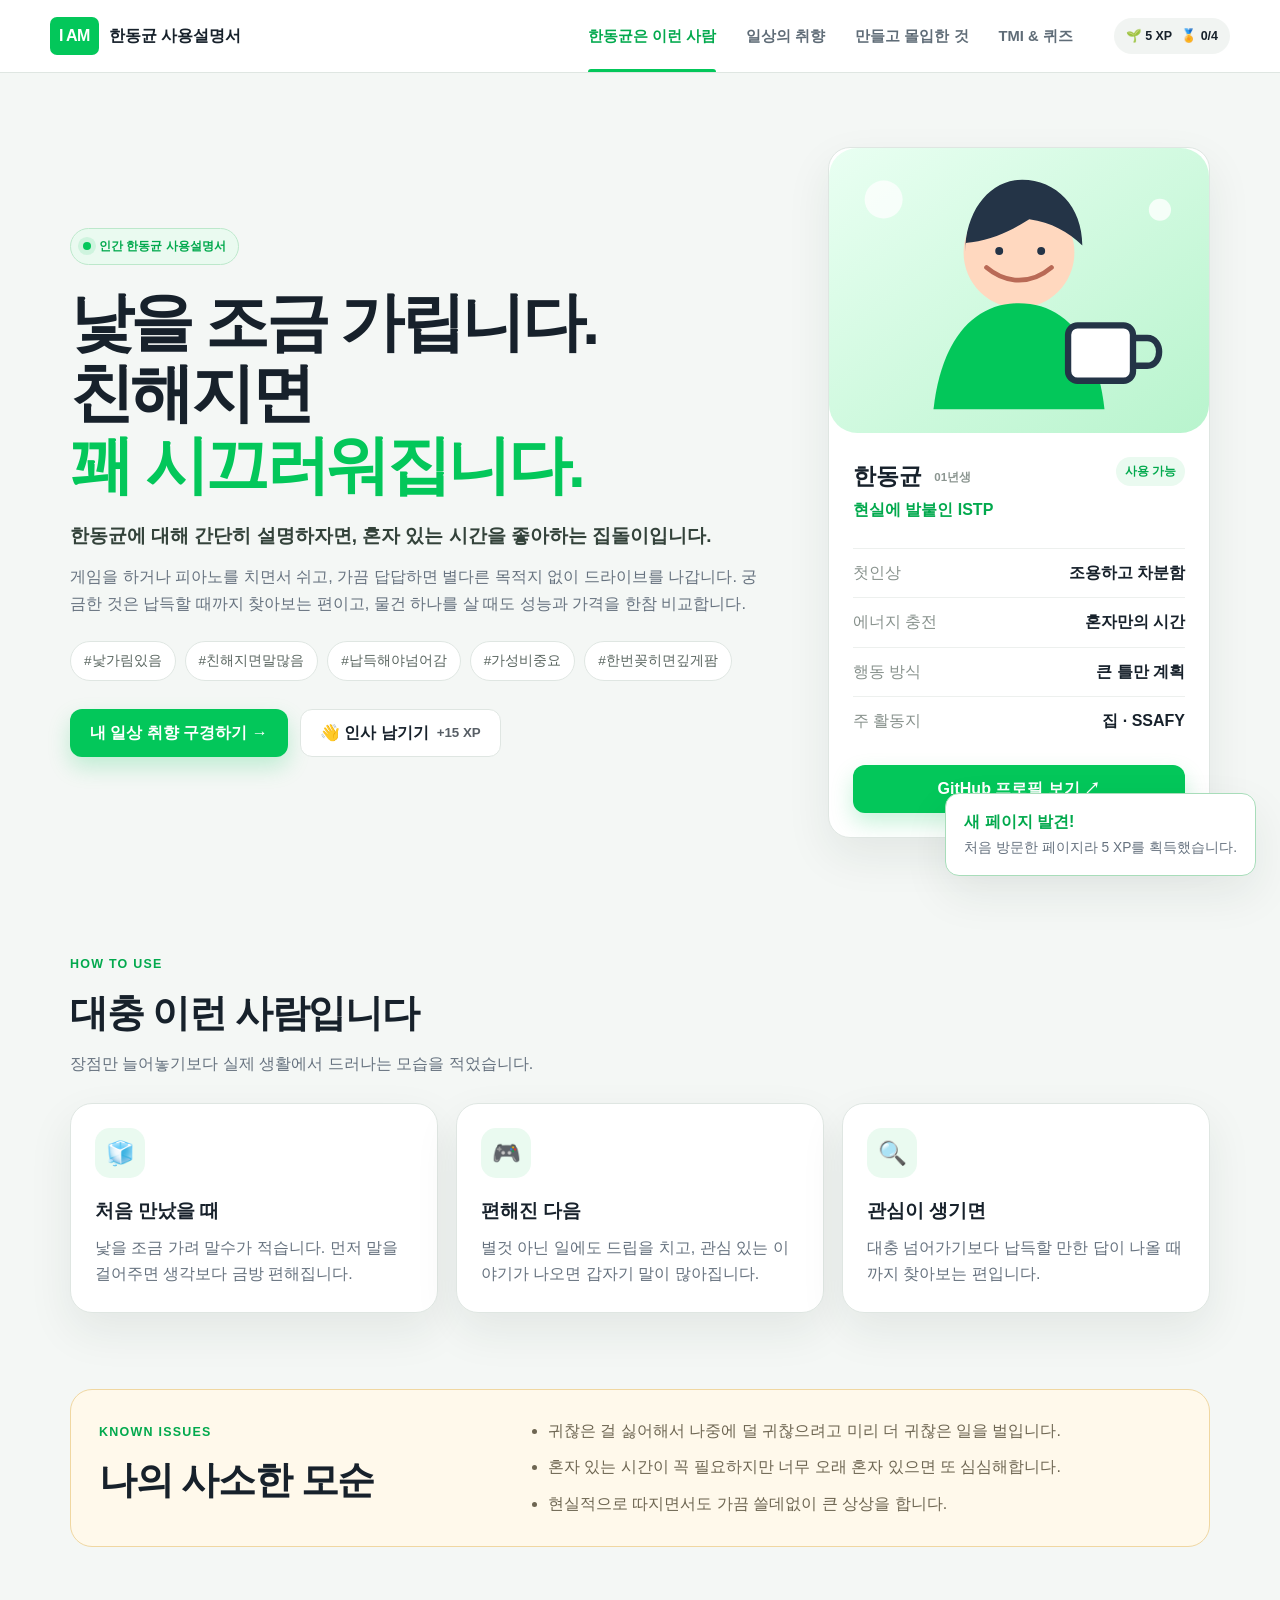
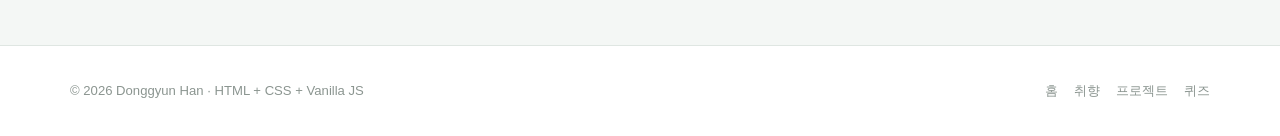
<file: index.html>
<!DOCTYPE html>
<html lang="ko">
<head>
  <meta charset="UTF-8">
  <meta name="viewport" content="width=device-width, initial-scale=1.0">
  <meta name="description" content="한동균의 성격, 취향, 프로젝트와 TMI를 소개하는 MPA 웹사이트">
  <link rel="stylesheet" href="assets/css/style.css">
  <title>I AM | 한동균은 이런 사람?</title>
</head>
<body data-page="home">

<header class="site-header">
  <div class="header-inner">
    <a class="brand" href="index.html" aria-label="한동균 사용설명서 홈">
      <span class="brand-mark">I AM</span>
      <span class="brand-text">한동균 사용설명서</span>
    </a>

    <nav class="desktop-nav" aria-label="주요 메뉴">
      <a class="nav-link" data-page="home" href="index.html">한동균은 이런 사람</a>
      <a class="nav-link" data-page="lifestyle" href="lifestyle.html">일상의 취향</a>
      <a class="nav-link" data-page="projects" href="projects.html">만들고 몰입한 것</a>
      <a class="nav-link" data-page="tmi" href="tmi.html">TMI &amp; 퀴즈</a>
    </nav>

    <div class="header-status" aria-label="게이미피케이션 현황">
      <span>🌱 <strong id="header-xp">0 XP</strong></span>
      <span>🏅 <strong id="header-badges">0/4</strong></span>
    </div>

    <button class="menu-button" id="menu-button" type="button" aria-label="모바일 메뉴 열기" aria-controls="mobile-nav" aria-expanded="false">
      <span></span><span></span><span></span>
    </button>
  </div>

  <nav class="mobile-nav" id="mobile-nav" aria-label="모바일 메뉴">
    <a class="mobile-nav-link" data-page="home" href="index.html">🙂 한동균은 이런 사람</a>
    <a class="mobile-nav-link" data-page="lifestyle" href="lifestyle.html">🎹 일상의 취향</a>
    <a class="mobile-nav-link" data-page="projects" href="projects.html">🛠️ 만들고 몰입한 것</a>
    <a class="mobile-nav-link" data-page="tmi" href="tmi.html">🧩 TMI &amp; 퀴즈</a>
  </nav>
</header>

<main>
  <section class="hero section-shell">
    <div class="hero-copy">
      <span class="eyebrow">인간 한동균 사용설명서</span>
      <h1>낯을 조금 가립니다.<br>친해지면 <br><em>꽤 시끄러워집니다.</em></h1>
      <p class="hero-lead">한동균에 대해 간단히 설명하자면, 혼자 있는 시간을 좋아하는 집돌이입니다.</p>
      <p class="hero-description">게임을 하거나 피아노를 치면서 쉬고, 가끔 답답하면 별다른 목적지 없이 드라이브를 나갑니다. 궁금한 것은 납득할 때까지 찾아보는 편이고, 물건 하나를 살 때도 성능과 가격을 한참 비교합니다.</p>
      <div class="tag-list" aria-label="성격 키워드">
        <span>#낯가림있음</span><span>#친해지면말많음</span><span>#납득해야넘어감</span><span>#가성비중요</span><span>#한번꽂히면깊게팜</span>
      </div>
      <div class="button-row">
        <a class="button button-primary" href="lifestyle.html">내 일상 취향 구경하기 →</a>
        <button class="button button-secondary" id="greeting-button" type="button">👋 인사 남기기 <small>+15 XP</small></button>
      </div>
    </div>

    <aside class="profile-card card">
      <img class="profile-image" src="assets/images/profile.svg" alt="커피를 들고 있는 한동균 캐릭터 일러스트">
      <div class="profile-content">
        <div class="profile-heading">
          <div>
            <h2>
              한동균
              <small style="margin-left: 6px; color: #8b9590; font-size: 0.72rem; font-weight: 700; vertical-align: middle;">01년생</small>
            </h2>
            <p>현실에 발붙인 ISTP</p>
          </div>
          <span class="status-chip">사용 가능</span>
        </div>
        <dl class="profile-list">
          <div><dt>첫인상</dt><dd>조용하고 차분함</dd></div>
          <div><dt>에너지 충전</dt><dd>혼자만의 시간</dd></div>
          <div><dt>행동 방식</dt><dd>큰 틀만 계획</dd></div>
          <div><dt>주 활동지</dt><dd>집 · SSAFY</dd></div>
        </dl>
        <a
          class="button button-primary"
          href="https://github.com/hdg5639"
          target="_blank"
          rel="noopener noreferrer"
          aria-label="한동균 GitHub 프로필 새 탭에서 열기"
          style="width: 100%; margin-top: 20px;"
        >
          GitHub 프로필 보기 ↗
        </a>
      </div>
    </aside>
  </section>

  <section class="section-shell compact-section">
    <div class="section-heading left-heading">
      <span class="section-kicker">HOW TO USE</span>
      <h2>대충 이런 사람입니다</h2>
      <p>장점만 늘어놓기보다 실제 생활에서 드러나는 모습을 적었습니다.</p>
    </div>
    <div class="three-grid">
      <article class="card info-card reveal-card">
        <span class="card-icon">🧊</span><h3>처음 만났을 때</h3>
        <p>낯을 조금 가려 말수가 적습니다. 먼저 말을 걸어주면 생각보다 금방 편해집니다.</p>
      </article>
      <article class="card info-card reveal-card">
        <span class="card-icon">🎮</span><h3>편해진 다음</h3>
        <p>별것 아닌 일에도 드립을 치고, 관심 있는 이야기가 나오면 갑자기 말이 많아집니다.</p>
      </article>
      <article class="card info-card reveal-card">
        <span class="card-icon">🔍</span><h3>관심이 생기면</h3>
        <p>대충 넘어가기보다 납득할 만한 답이 나올 때까지 찾아보는 편입니다.</p>
      </article>
    </div>
  </section>

  <section class="section-shell compact-section">
    <article class="contradiction-card">
      <div><span class="section-kicker">KNOWN ISSUES</span><h2>나의 사소한 모순</h2></div>
      <ul>
        <li>귀찮은 걸 싫어해서 나중에 덜 귀찮으려고 미리 더 귀찮은 일을 벌입니다.</li>
        <li>혼자 있는 시간이 꼭 필요하지만 너무 오래 혼자 있으면 또 심심해합니다.</li>
        <li>현실적으로 따지면서도 가끔 쓸데없이 큰 상상을 합니다.</li>
      </ul>
    </article>
  </section>
</main>

<footer class="site-footer">
  <div class="footer-inner">
    <p>© 2026 Donggyun Han · HTML + CSS + Vanilla JS</p>
    <div class="footer-links">
      <a href="index.html">홈</a>
      <a href="lifestyle.html">취향</a>
      <a href="projects.html">프로젝트</a>
      <a href="tmi.html">퀴즈</a>
    </div>
  </div>
</footer>
<div class="toast" id="toast" role="status" aria-live="polite">
  <strong id="toast-title">알림</strong>
  <span id="toast-message">처리되었습니다.</span>
</div>
<div class="modal-backdrop" id="modal-backdrop" hidden>
  <section class="modal" role="dialog" aria-modal="true" aria-labelledby="modal-title">
    <button class="modal-close" id="modal-close" type="button" aria-label="팝업 닫기">×</button>
    <div class="modal-icon" id="modal-icon">👋</div>
    <h2 id="modal-title">반갑습니다</h2>
    <div id="modal-content"></div>
  </section>
</div>
<script src="assets/js/app.js"></script>

</body>
</html>
</file>
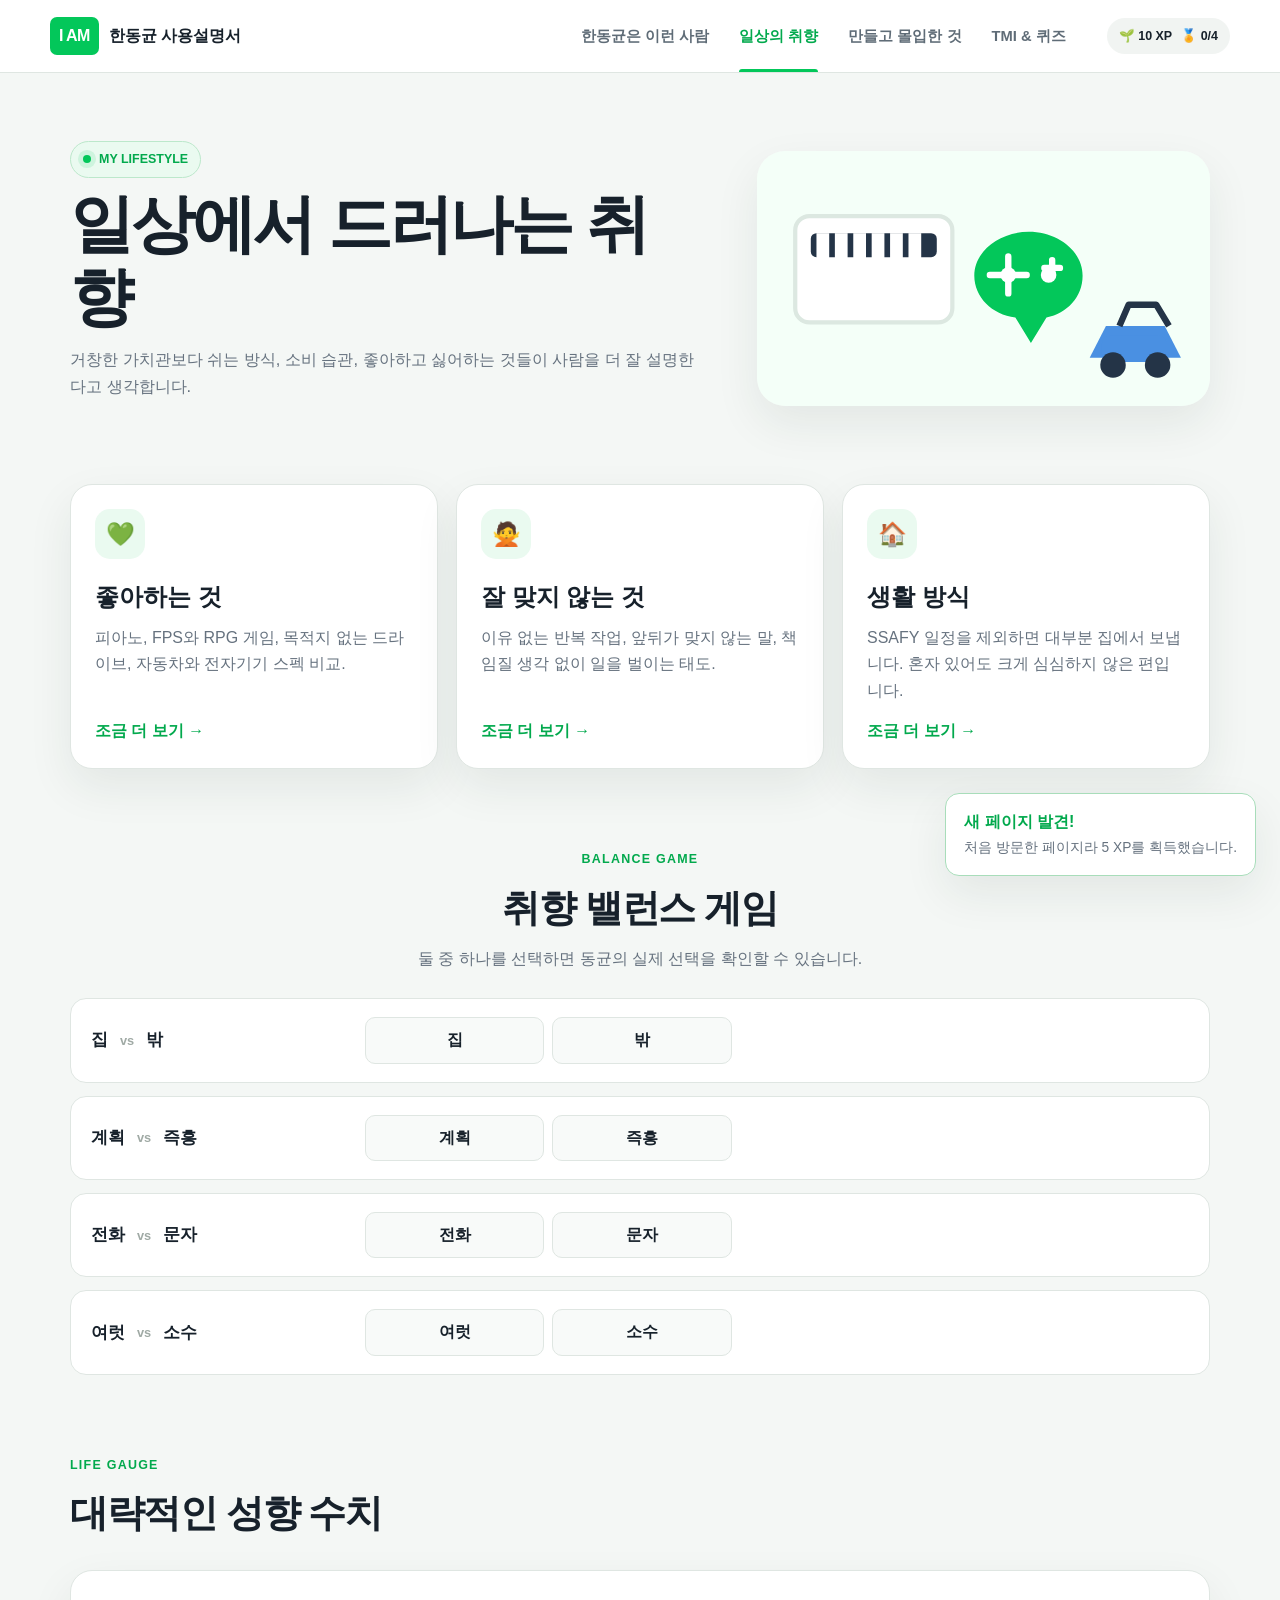
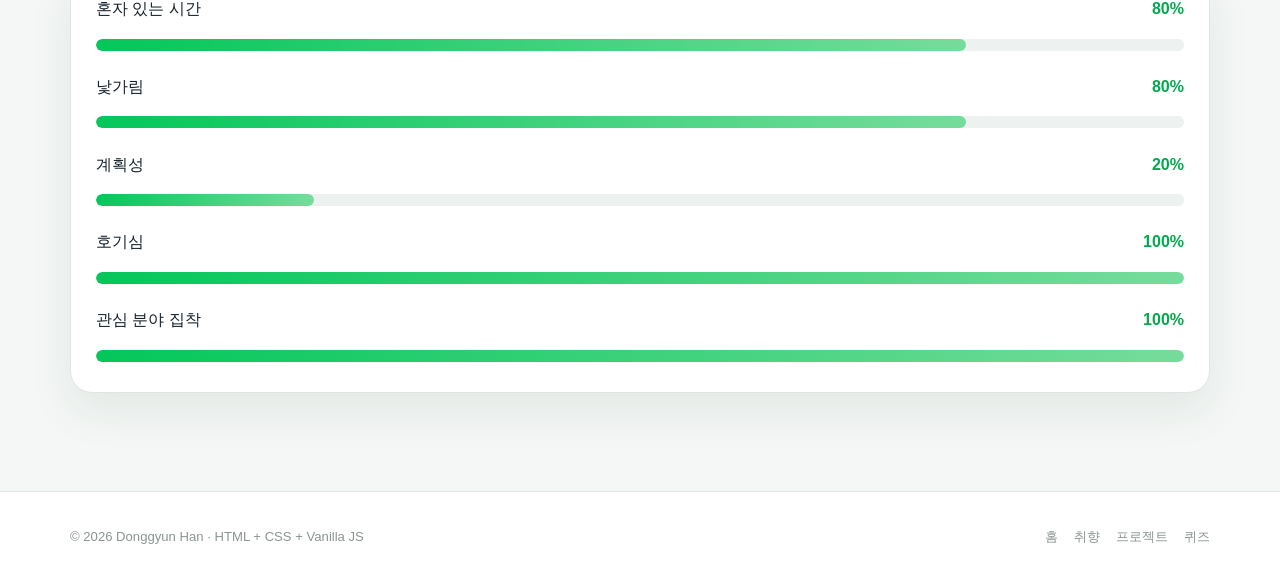
<file: lifestyle.html>
<!DOCTYPE html>
<html lang="ko">
<head>
  <meta charset="UTF-8">
  <meta name="viewport" content="width=device-width, initial-scale=1.0">
  <meta name="description" content="한동균의 성격, 취향, 프로젝트와 TMI를 소개하는 MPA 웹사이트">
  <link rel="stylesheet" href="assets/css/style.css">
  <title>I AM | 일상의 취향</title>
</head>
<body data-page="lifestyle">

<header class="site-header">
  <div class="header-inner">
    <a class="brand" href="index.html" aria-label="한동균 사용설명서 홈">
      <span class="brand-mark">I AM</span>
      <span class="brand-text">한동균 사용설명서</span>
    </a>

    <nav class="desktop-nav" aria-label="주요 메뉴">
      <a class="nav-link" data-page="home" href="index.html">한동균은 이런 사람</a>
      <a class="nav-link" data-page="lifestyle" href="lifestyle.html">일상의 취향</a>
      <a class="nav-link" data-page="projects" href="projects.html">만들고 몰입한 것</a>
      <a class="nav-link" data-page="tmi" href="tmi.html">TMI &amp; 퀴즈</a>
    </nav>

    <div class="header-status" aria-label="게이미피케이션 현황">
      <span>🌱 <strong id="header-xp">0 XP</strong></span>
      <span>🏅 <strong id="header-badges">0/4</strong></span>
    </div>

    <button class="menu-button" id="menu-button" type="button" aria-label="모바일 메뉴 열기" aria-controls="mobile-nav" aria-expanded="false">
      <span></span><span></span><span></span>
    </button>
  </div>

  <nav class="mobile-nav" id="mobile-nav" aria-label="모바일 메뉴">
    <a class="mobile-nav-link" data-page="home" href="index.html">🙂 한동균은 이런 사람</a>
    <a class="mobile-nav-link" data-page="lifestyle" href="lifestyle.html">🎹 일상의 취향</a>
    <a class="mobile-nav-link" data-page="projects" href="projects.html">🛠️ 만들고 몰입한 것</a>
    <a class="mobile-nav-link" data-page="tmi" href="tmi.html">🧩 TMI &amp; 퀴즈</a>
  </nav>
</header>

<main>
  <section class="page-hero section-shell">
    <div>
      <span class="eyebrow">MY LIFESTYLE</span>
      <h1>일상에서 드러나는 취향</h1>
      <p>거창한 가치관보다 쉬는 방식, 소비 습관, 좋아하고 싫어하는 것들이 사람을 더 잘 설명한다고 생각합니다.</p>
    </div>
    <img src="assets/images/lifestyle.svg" alt="피아노, 게임패드, 자동차 일러스트">
  </section>

  <section class="section-shell compact-section">
    <div class="three-grid">
      <article class="card feature-card">
        <span class="card-icon">💚</span><h2>좋아하는 것</h2>
        <p>피아노, FPS와 RPG 게임, 목적지 없는 드라이브, 자동차와 전자기기 스펙 비교.</p>
        <button class="text-button detail-button" data-detail="likes" type="button">조금 더 보기 →</button>
      </article>
      <article class="card feature-card">
        <span class="card-icon">🙅</span><h2>잘 맞지 않는 것</h2>
        <p>이유 없는 반복 작업, 앞뒤가 맞지 않는 말, 책임질 생각 없이 일을 벌이는 태도.</p>
        <button class="text-button detail-button" data-detail="dislikes" type="button">조금 더 보기 →</button>
      </article>
      <article class="card feature-card">
        <span class="card-icon">🏠</span><h2>생활 방식</h2>
        <p>SSAFY 일정을 제외하면 대부분 집에서 보냅니다. 혼자 있어도 크게 심심하지 않은 편입니다.</p>
        <button class="text-button detail-button" data-detail="routine" type="button">조금 더 보기 →</button>
      </article>
    </div>
  </section>

  <section class="section-shell compact-section">
    <div class="section-heading">
      <span class="section-kicker">BALANCE GAME</span>
      <h2>취향 밸런스 게임</h2>
      <p>둘 중 하나를 선택하면 동균의 실제 선택을 확인할 수 있습니다.</p>
    </div>
    <div class="balance-list">
      <article class="balance-row" data-balance="place">
        <div><strong>집</strong><span>vs</span><strong>밖</strong></div>
        <div class="choice-group"><button type="button" data-choice="집">집</button><button type="button" data-choice="밖">밖</button></div>
        <small class="donggyun-choice" hidden>동균의 선택: 집, 가끔 답답하면 드라이브</small>
      </article>
      <article class="balance-row" data-balance="plan">
        <div><strong>계획</strong><span>vs</span><strong>즉흥</strong></div>
        <div class="choice-group"><button type="button" data-choice="계획">계획</button><button type="button" data-choice="즉흥">즉흥</button></div>
        <small class="donggyun-choice" hidden>동균의 선택: 큰 틀만 계획하고 대부분 즉흥</small>
      </article>
      <article class="balance-row" data-balance="contact">
        <div><strong>전화</strong><span>vs</span><strong>문자</strong></div>
        <div class="choice-group"><button type="button" data-choice="전화">전화</button><button type="button" data-choice="문자">문자</button></div>
        <small class="donggyun-choice" hidden>동균의 선택: 문자</small>
      </article>
      <article class="balance-row" data-balance="people">
        <div><strong>여럿</strong><span>vs</span><strong>소수</strong></div>
        <div class="choice-group"><button type="button" data-choice="여럿">여럿</button><button type="button" data-choice="소수">소수</button></div>
        <small class="donggyun-choice" hidden>동균의 선택: 소수</small>
      </article>
    </div>
  </section>

  <section class="section-shell compact-section">
    <div class="section-heading left-heading"><span class="section-kicker">LIFE GAUGE</span><h2>대략적인 성향 수치</h2></div>
    <div class="gauge-card card">
      <div class="gauge-item"><div><span>혼자 있는 시간</span><strong>80%</strong></div><progress max="100" value="80">80%</progress></div>
      <div class="gauge-item"><div><span>낯가림</span><strong>80%</strong></div><progress max="100" value="80">80%</progress></div>
      <div class="gauge-item"><div><span>계획성</span><strong>20%</strong></div><progress max="100" value="20">20%</progress></div>
      <div class="gauge-item"><div><span>호기심</span><strong>100%</strong></div><progress max="100" value="100">100%</progress></div>
      <div class="gauge-item"><div><span>관심 분야 집착</span><strong>100%</strong></div><progress max="100" value="100">100%</progress></div>
    </div>
  </section>
</main>

<footer class="site-footer">
  <div class="footer-inner">
    <p>© 2026 Donggyun Han · HTML + CSS + Vanilla JS</p>
    <div class="footer-links">
      <a href="index.html">홈</a>
      <a href="lifestyle.html">취향</a>
      <a href="projects.html">프로젝트</a>
      <a href="tmi.html">퀴즈</a>
    </div>
  </div>
</footer>
<div class="toast" id="toast" role="status" aria-live="polite">
  <strong id="toast-title">알림</strong>
  <span id="toast-message">처리되었습니다.</span>
</div>
<div class="modal-backdrop" id="modal-backdrop" hidden>
  <section class="modal" role="dialog" aria-modal="true" aria-labelledby="modal-title">
    <button class="modal-close" id="modal-close" type="button" aria-label="팝업 닫기">×</button>
    <div class="modal-icon" id="modal-icon">👋</div>
    <h2 id="modal-title">반갑습니다</h2>
    <div id="modal-content"></div>
  </section>
</div>
<script src="assets/js/app.js"></script>

</body>
</html>
</file>
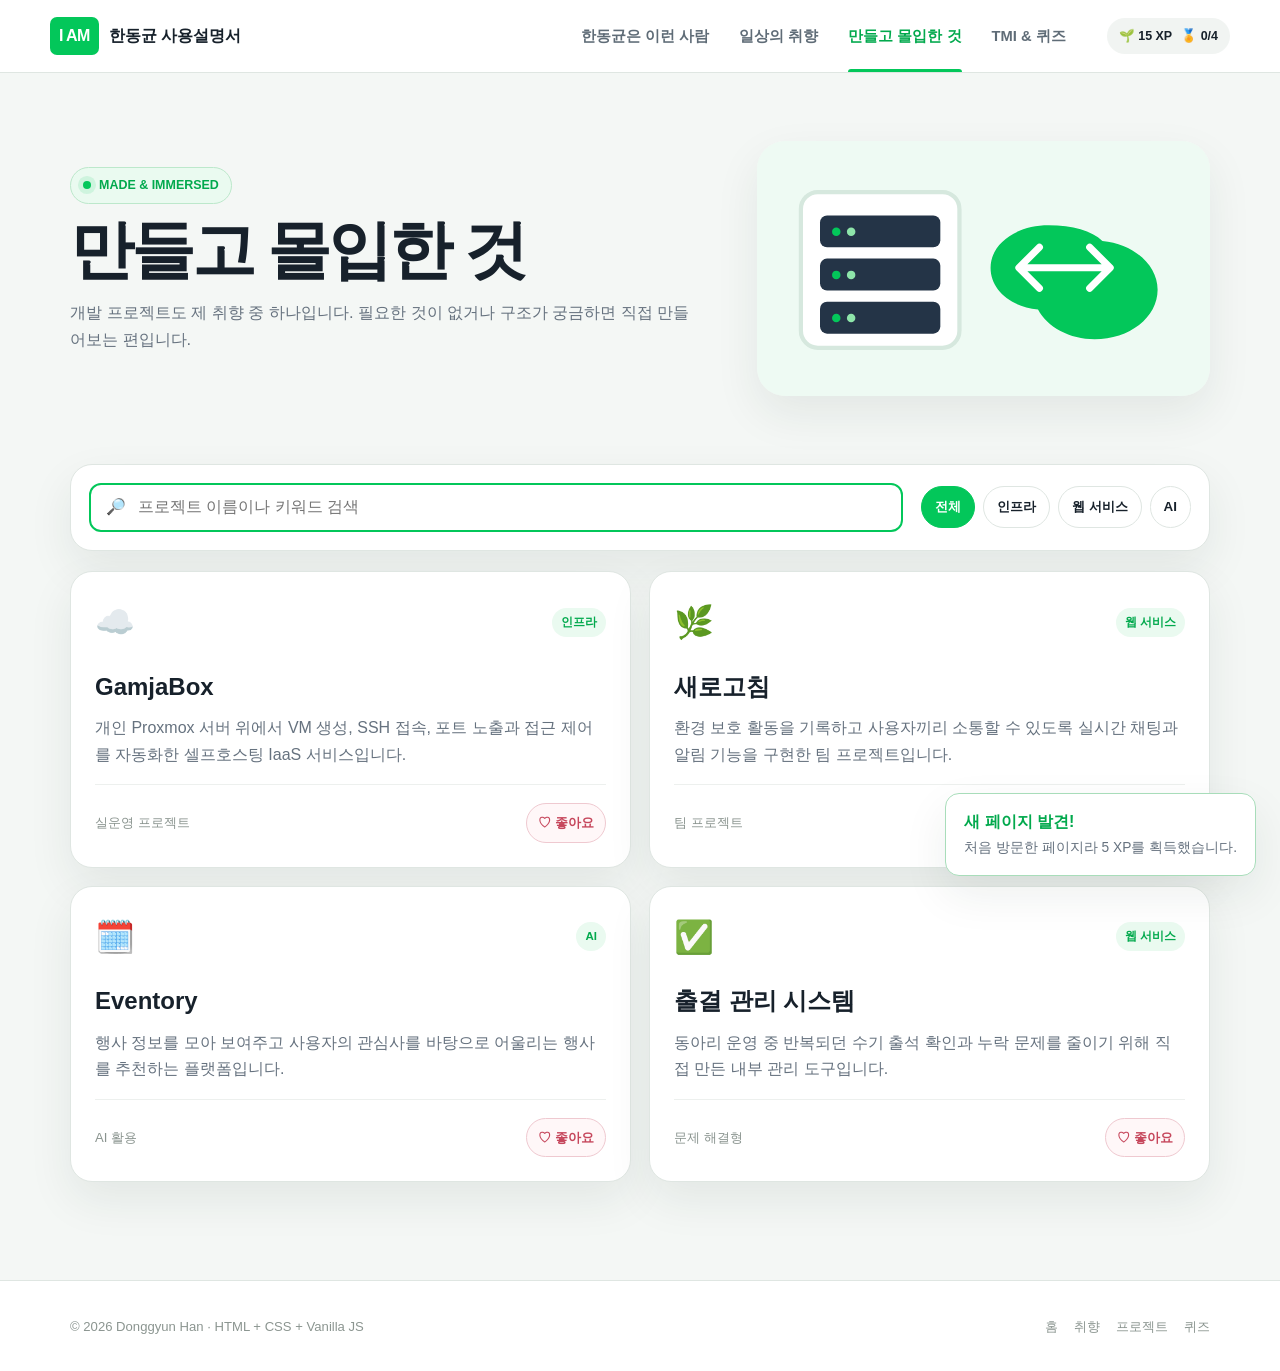
<file: projects.html>
<!DOCTYPE html>
<html lang="ko">
<head>
  <meta charset="UTF-8">
  <meta name="viewport" content="width=device-width, initial-scale=1.0">
  <meta name="description" content="한동균의 성격, 취향, 프로젝트와 TMI를 소개하는 MPA 웹사이트">
  <link rel="stylesheet" href="assets/css/style.css">
  <title>I AM | 만들고 몰입한 것</title>
</head>
<body data-page="projects">

<header class="site-header">
  <div class="header-inner">
    <a class="brand" href="index.html" aria-label="한동균 사용설명서 홈">
      <span class="brand-mark">I AM</span>
      <span class="brand-text">한동균 사용설명서</span>
    </a>

    <nav class="desktop-nav" aria-label="주요 메뉴">
      <a class="nav-link" data-page="home" href="index.html">한동균은 이런 사람</a>
      <a class="nav-link" data-page="lifestyle" href="lifestyle.html">일상의 취향</a>
      <a class="nav-link" data-page="projects" href="projects.html">만들고 몰입한 것</a>
      <a class="nav-link" data-page="tmi" href="tmi.html">TMI &amp; 퀴즈</a>
    </nav>

    <div class="header-status" aria-label="게이미피케이션 현황">
      <span>🌱 <strong id="header-xp">0 XP</strong></span>
      <span>🏅 <strong id="header-badges">0/4</strong></span>
    </div>

    <button class="menu-button" id="menu-button" type="button" aria-label="모바일 메뉴 열기" aria-controls="mobile-nav" aria-expanded="false">
      <span></span><span></span><span></span>
    </button>
  </div>

  <nav class="mobile-nav" id="mobile-nav" aria-label="모바일 메뉴">
    <a class="mobile-nav-link" data-page="home" href="index.html">🙂 한동균은 이런 사람</a>
    <a class="mobile-nav-link" data-page="lifestyle" href="lifestyle.html">🎹 일상의 취향</a>
    <a class="mobile-nav-link" data-page="projects" href="projects.html">🛠️ 만들고 몰입한 것</a>
    <a class="mobile-nav-link" data-page="tmi" href="tmi.html">🧩 TMI &amp; 퀴즈</a>
  </nav>
</header>

<main>
  <section class="page-hero section-shell">
    <div>
      <span class="eyebrow">MADE &amp; IMMERSED</span>
      <h1>만들고 몰입한 것</h1>
      <p>개발 프로젝트도 제 취향 중 하나입니다. 필요한 것이 없거나 구조가 궁금하면 직접 만들어보는 편입니다.</p>
    </div>
    <img src="assets/images/projects.svg" alt="서버와 클라우드, 코드 창 일러스트">
  </section>

  <section class="section-shell compact-section">
    <div class="project-tools card">
      <label class="search-box" for="project-search"><span>🔎</span><input id="project-search" type="search" placeholder="프로젝트 이름이나 키워드 검색"></label>
      <div class="filter-buttons" aria-label="프로젝트 분류">
        <button class="filter-button active" type="button" data-filter="all">전체</button>
        <button class="filter-button" type="button" data-filter="infra">인프라</button>
        <button class="filter-button" type="button" data-filter="service">웹 서비스</button>
        <button class="filter-button" type="button" data-filter="ai">AI</button>
      </div>
    </div>

    <div class="project-grid" id="project-grid">
      <article class="project-card card" data-category="infra" data-search="gamjabox 감자박스 proxmox iaas cloudflare 서버 인프라">
        <div class="project-top"><span class="project-symbol">☁️</span><span class="category-chip">인프라</span></div>
        <h2>GamjaBox</h2>
        <p>개인 Proxmox 서버 위에서 VM 생성, SSH 접속, 포트 노출과 접근 제어를 자동화한 셀프호스팅 IaaS 서비스입니다.</p>
        <div class="project-meta"><span>실운영 프로젝트</span><button class="like-button" type="button" data-project="gamjabox" aria-label="GamjaBox 좋아요">♡ <span>좋아요</span></button></div>
      </article>
      <article class="project-card card" data-category="service" data-search="새로고침 refresh spring msa websocket 환경 웹 서비스">
        <div class="project-top"><span class="project-symbol">🌿</span><span class="category-chip">웹 서비스</span></div>
        <h2>새로고침</h2>
        <p>환경 보호 활동을 기록하고 사용자끼리 소통할 수 있도록 실시간 채팅과 알림 기능을 구현한 팀 프로젝트입니다.</p>
        <div class="project-meta"><span>팀 프로젝트</span><button class="like-button" type="button" data-project="refresh" aria-label="새로고침 좋아요">♡ <span>좋아요</span></button></div>
      </article>
      <article class="project-card card" data-category="ai" data-search="eventory 이벤토리 행사 추천 gpt ai 인공지능">
        <div class="project-top"><span class="project-symbol">🗓️</span><span class="category-chip">AI</span></div>
        <h2>Eventory</h2>
        <p>행사 정보를 모아 보여주고 사용자의 관심사를 바탕으로 어울리는 행사를 추천하는 플랫폼입니다.</p>
        <div class="project-meta"><span>AI 활용</span><button class="like-button" type="button" data-project="eventory" aria-label="Eventory 좋아요">♡ <span>좋아요</span></button></div>
      </article>
      <article class="project-card card" data-category="service" data-search="출결 관리 시스템 동아리 자동화 attendance">
        <div class="project-top"><span class="project-symbol">✅</span><span class="category-chip">웹 서비스</span></div>
        <h2>출결 관리 시스템</h2>
        <p>동아리 운영 중 반복되던 수기 출석 확인과 누락 문제를 줄이기 위해 직접 만든 내부 관리 도구입니다.</p>
        <div class="project-meta"><span>문제 해결형</span><button class="like-button" type="button" data-project="attendance" aria-label="출결 관리 시스템 좋아요">♡ <span>좋아요</span></button></div>
      </article>
    </div>
    <div class="empty-state" id="project-empty" hidden><strong>검색 결과가 없습니다.</strong><p>다른 키워드나 분류를 선택해 보세요.</p></div>
  </section>
</main>

<footer class="site-footer">
  <div class="footer-inner">
    <p>© 2026 Donggyun Han · HTML + CSS + Vanilla JS</p>
    <div class="footer-links">
      <a href="index.html">홈</a>
      <a href="lifestyle.html">취향</a>
      <a href="projects.html">프로젝트</a>
      <a href="tmi.html">퀴즈</a>
    </div>
  </div>
</footer>
<div class="toast" id="toast" role="status" aria-live="polite">
  <strong id="toast-title">알림</strong>
  <span id="toast-message">처리되었습니다.</span>
</div>
<div class="modal-backdrop" id="modal-backdrop" hidden>
  <section class="modal" role="dialog" aria-modal="true" aria-labelledby="modal-title">
    <button class="modal-close" id="modal-close" type="button" aria-label="팝업 닫기">×</button>
    <div class="modal-icon" id="modal-icon">👋</div>
    <h2 id="modal-title">반갑습니다</h2>
    <div id="modal-content"></div>
  </section>
</div>
<script src="assets/js/app.js"></script>

</body>
</html>
</file>
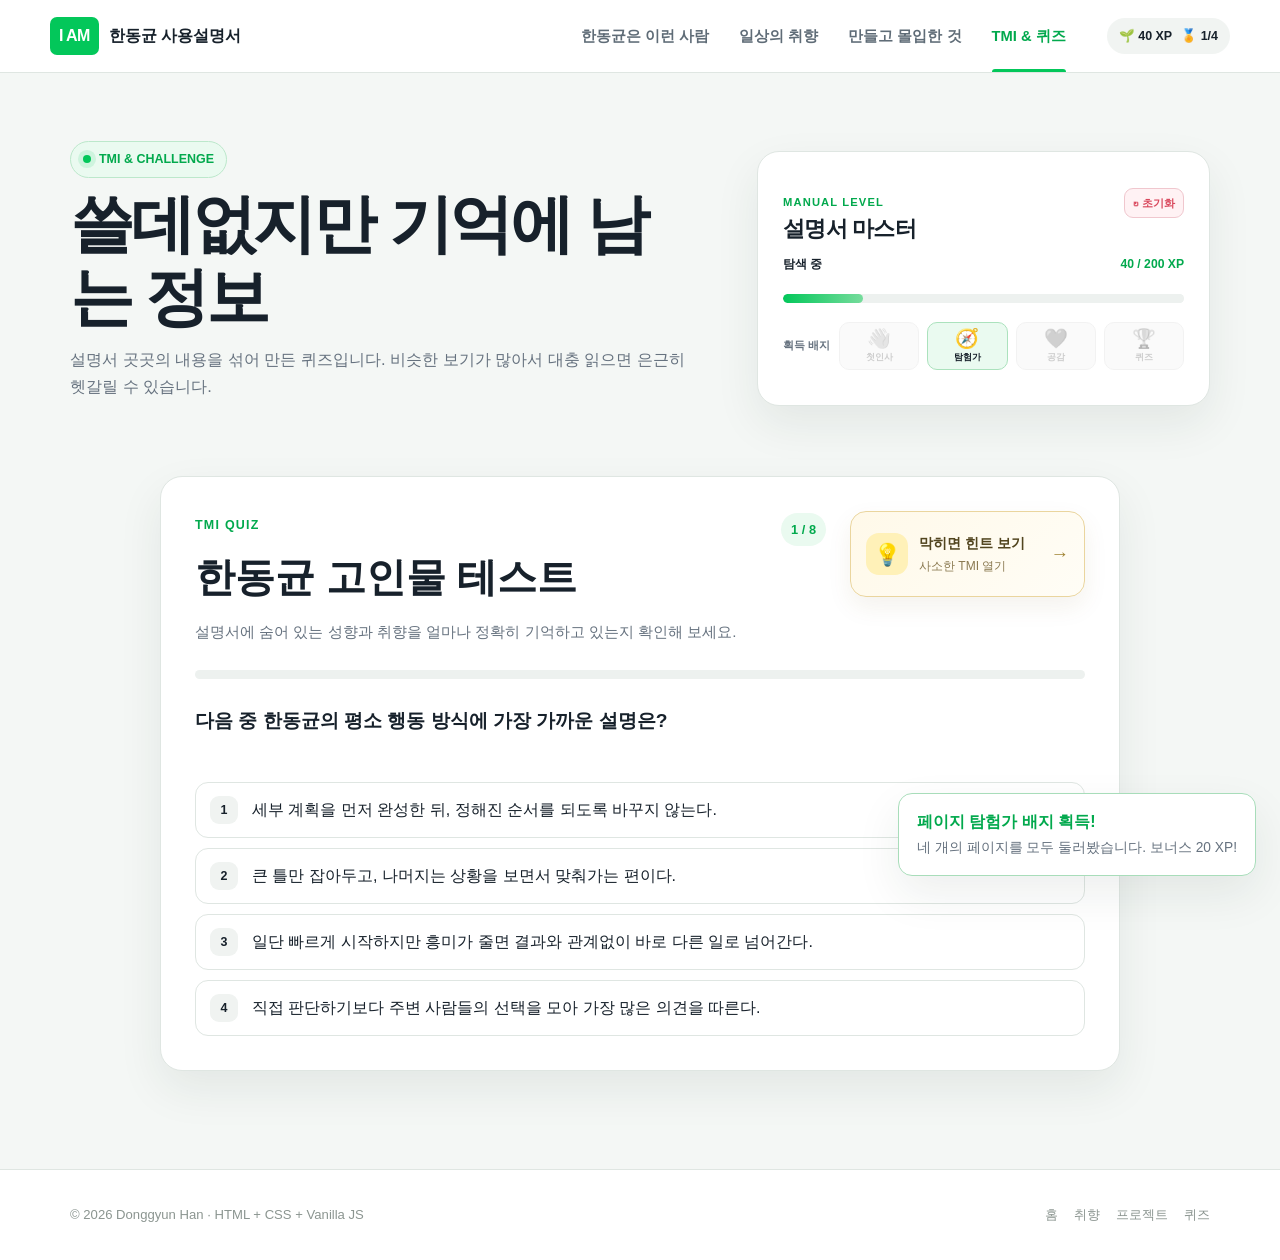
<file: tmi.html>
<!DOCTYPE html>
<html lang="ko">
<head>
  <meta charset="UTF-8">
  <meta name="viewport" content="width=device-width, initial-scale=1.0">
  <meta name="description" content="한동균의 성격, 취향, 프로젝트와 TMI를 소개하는 MPA 웹사이트">
  <link rel="stylesheet" href="assets/css/style.css">
  <title>I AM | TMI와 퀴즈</title>
</head>
<body data-page="tmi">

<header class="site-header">
  <div class="header-inner">
    <a class="brand" href="index.html" aria-label="한동균 사용설명서 홈">
      <span class="brand-mark">I AM</span>
      <span class="brand-text">한동균 사용설명서</span>
    </a>

    <nav class="desktop-nav" aria-label="주요 메뉴">
      <a class="nav-link" data-page="home" href="index.html">한동균은 이런 사람</a>
      <a class="nav-link" data-page="lifestyle" href="lifestyle.html">일상의 취향</a>
      <a class="nav-link" data-page="projects" href="projects.html">만들고 몰입한 것</a>
      <a class="nav-link" data-page="tmi" href="tmi.html">TMI &amp; 퀴즈</a>
    </nav>

    <div class="header-status" aria-label="게이미피케이션 현황">
      <span>🌱 <strong id="header-xp">0 XP</strong></span>
      <span>🏅 <strong id="header-badges">0/4</strong></span>
    </div>

    <button class="menu-button" id="menu-button" type="button" aria-label="모바일 메뉴 열기" aria-controls="mobile-nav" aria-expanded="false">
      <span></span><span></span><span></span>
    </button>
  </div>

  <nav class="mobile-nav" id="mobile-nav" aria-label="모바일 메뉴">
    <a class="mobile-nav-link" data-page="home" href="index.html">🙂 한동균은 이런 사람</a>
    <a class="mobile-nav-link" data-page="lifestyle" href="lifestyle.html">🎹 일상의 취향</a>
    <a class="mobile-nav-link" data-page="projects" href="projects.html">🛠️ 만들고 몰입한 것</a>
    <a class="mobile-nav-link" data-page="tmi" href="tmi.html">🧩 TMI &amp; 퀴즈</a>
  </nav>
</header>

<main>
  <section class="page-hero section-shell tmi-hero">
    <div>
      <span class="eyebrow">TMI &amp; CHALLENGE</span>
      <h1>쓸데없지만 기억에 남는 정보</h1>
      <p>설명서 곳곳의 내용을 섞어 만든 퀴즈입니다. 비슷한 보기가 많아서 대충 읽으면 은근히 헷갈릴 수 있습니다.</p>
    </div>

    <article class="card gamification-card hero-master-card" aria-label="설명서 마스터 진행도">
      <div class="master-card-top">
        <div class="master-card-heading">
          <span class="section-kicker">MANUAL LEVEL</span>
          <h2>설명서 마스터</h2>
        </div>
        <button class="master-reset-button" id="reset-button" type="button" aria-label="활동 기록 초기화">↻ <span>초기화</span></button>
      </div>

      <div class="level-line master-level-line">
        <div><span id="level-name">탐색 중</span><strong id="xp-label">0 / 200 XP</strong></div>
        <progress id="xp-progress" max="200" value="0">0%</progress>
      </div>

      <div class="master-badge-line">
        <span>획득 배지</span>
        <div class="badge-grid master-badge-grid">
          <div class="badge-item" data-badge="greeting"><span>👋</span><strong>첫인사</strong></div>
          <div class="badge-item" data-badge="explorer"><span>🧭</span><strong>탐험가</strong></div>
          <div class="badge-item" data-badge="empathy"><span>💚</span><strong>공감</strong></div>
          <div class="badge-item" data-badge="quiz"><span>🏆</span><strong>퀴즈</strong></div>
        </div>
      </div>
    </article>
  </section>

  <section class="section-shell quiz-main-section compact-section">
    <article class="card quiz-card quiz-card-main">
      <div class="quiz-main-top">
        <div class="quiz-header">
          <div>
            <span class="section-kicker">TMI QUIZ</span>
            <h2>한동균 고인물 테스트</h2>
            <p>설명서에 숨어 있는 성향과 취향을 얼마나 정확히 기억하고 있는지 확인해 보세요.</p>
          </div>
          <span id="quiz-counter">1 / 8</span>
        </div>

        <button class="tmi-tip-button" id="tmi-tip-button" type="button">
          <span class="tmi-tip-icon" aria-hidden="true">💡</span>
          <span>
            <strong>막히면 힌트 보기</strong>
            <small>사소한 TMI 열기</small>
          </span>
          <span class="tmi-tip-arrow" aria-hidden="true">→</span>
        </button>
      </div>

      <div id="quiz-area">
        <div class="quiz-progress"><div id="quiz-progress-bar"></div></div>
        <h3 id="quiz-question">문제를 불러오는 중입니다.</h3>
        <div class="quiz-options" id="quiz-options"></div>
        <p class="quiz-feedback" id="quiz-feedback" hidden></p>
      </div>
      <div class="quiz-result" id="quiz-result" hidden>
        <span>🏆</span><h3>퀴즈를 모두 풀었습니다!</h3><p id="quiz-score"></p><button class="button button-primary" id="quiz-retry" type="button">다시 풀기</button>
      </div>
    </article>
  </section>
</main>

<footer class="site-footer">
  <div class="footer-inner">
    <p>© 2026 Donggyun Han · HTML + CSS + Vanilla JS</p>
    <div class="footer-links">
      <a href="index.html">홈</a>
      <a href="lifestyle.html">취향</a>
      <a href="projects.html">프로젝트</a>
      <a href="tmi.html">퀴즈</a>
    </div>
  </div>
</footer>
<div class="toast" id="toast" role="status" aria-live="polite">
  <strong id="toast-title">알림</strong>
  <span id="toast-message">처리되었습니다.</span>
</div>
<div class="modal-backdrop" id="modal-backdrop" hidden>
  <section class="modal" role="dialog" aria-modal="true" aria-labelledby="modal-title">
    <button class="modal-close" id="modal-close" type="button" aria-label="팝업 닫기">×</button>
    <div class="modal-icon" id="modal-icon">👋</div>
    <h2 id="modal-title">반갑습니다</h2>
    <div id="modal-content"></div>
  </section>
</div>
<script src="assets/js/app.js"></script>

</body>
</html>
</file>
<file: assets/css/style.css>
:root {
  --green: #03c75a;
  --green-dark: #02a94d;
  --green-soft: #eafaf0;
  --ink: #17212b;
  --muted: #66727f;
  --line: #dfe6e2;
  --surface: #ffffff;
  --background: #f4f7f5;
  --danger: #d9475c;
  --warning: #f7b955;
  --shadow: 0 18px 45px rgba(25, 50, 37, 0.08);
  --radius: 22px;
}

* { box-sizing: border-box; }
html { scroll-behavior: smooth; }
body {
  margin: 0;
  min-width: 320px;
  background: var(--background);
  color: var(--ink);
  font-family: Pretendard, "Noto Sans KR", Arial, sans-serif;
  line-height: 1.65;
}
body.modal-open { overflow: hidden; }
a { color: inherit; text-decoration: none; }
button, input { font: inherit; }
button { color: inherit; }
img { display: block; max-width: 100%; }
[hidden] { display: none !important; }

.site-header {
  position: sticky;
  top: 0;
  z-index: 50;
  background: rgba(255, 255, 255, 0.96);
  border-bottom: 1px solid var(--line);
  backdrop-filter: blur(14px);
}
.header-inner {
  width: min(1180px, calc(100% - 32px));
  height: 72px;
  margin: 0 auto;
  display: flex;
  align-items: center;
  gap: 26px;
}
.brand { display: inline-flex; align-items: center; gap: 10px; flex: none; }
.brand-mark {
  padding: 6px 9px;
  border-radius: 7px;
  background: var(--green);
  color: #fff;
  font-weight: 900;
  letter-spacing: -0.04em;
}
.brand-text { font-weight: 800; }
.desktop-nav { align-self: stretch; display: flex; align-items: stretch; margin-left: auto; }
.nav-link {
  position: relative;
  display: inline-flex;
  align-items: center;
  padding: 0 15px;
  color: #5f6c77;
  font-size: 0.92rem;
  font-weight: 700;
}
.nav-link::after {
  content: "";
  position: absolute;
  left: 15px;
  right: 15px;
  bottom: 0;
  height: 3px;
  background: var(--green);
  border-radius: 3px 3px 0 0;
  transform: scaleX(0);
  transition: transform 0.2s ease;
}
.nav-link:hover, .nav-link.active { color: var(--green-dark); }
.nav-link.active::after { transform: scaleX(1); }
.header-status {
  display: flex;
  gap: 9px;
  padding: 8px 12px;
  border-radius: 999px;
  background: #f1f4f2;
  color: #5d6963;
  font-size: 0.78rem;
  white-space: nowrap;
}
.header-status strong { color: var(--ink); }
.menu-button {
  display: none;
  width: 44px;
  height: 44px;
  margin-left: auto;
  border: 1px solid var(--line);
  border-radius: 12px;
  background: #fff;
  cursor: pointer;
}
.menu-button span { display: block; width: 20px; height: 2px; margin: 4px auto; background: var(--ink); }
.mobile-nav { display: none; padding: 8px 16px 18px; border-top: 1px solid var(--line); }
.mobile-nav.open { display: grid; gap: 6px; animation: slideDown 0.22s ease; }
.mobile-nav-link { padding: 12px 14px; border-radius: 11px; color: #59655f; font-weight: 700; }
.mobile-nav-link:hover, .mobile-nav-link.active { color: var(--green-dark); background: var(--green-soft); }

.section-shell { width: min(1140px, calc(100% - 36px)); margin: 0 auto; }
.compact-section { padding: 38px 0; }
.hero {
  min-height: calc(100vh - 72px);
  display: grid;
  grid-template-columns: minmax(0, 1.35fr) minmax(320px, 0.75fr);
  align-items: center;
  gap: 70px;
  padding: 74px 0;
}
.hero-copy { animation: rise 0.65s ease both; }
.eyebrow, .section-kicker {
  display: inline-flex;
  align-items: center;
  gap: 8px;
  color: var(--green-dark);
  font-size: 0.78rem;
  font-weight: 900;
  letter-spacing: 0.1em;
  text-transform: uppercase;
}
.eyebrow {
  padding: 7px 12px;
  border: 1px solid #bce8cb;
  border-radius: 999px;
  background: var(--green-soft);
  letter-spacing: 0;
  text-transform: none;
}
.eyebrow::before { content: ""; width: 8px; height: 8px; border-radius: 50%; background: var(--green); box-shadow: 0 0 0 5px rgba(3, 199, 90, 0.12); }
h1, h2, h3, p { margin-top: 0; }
.hero h1 {
  margin: 22px 0 18px;
  font-size: clamp(2.55rem, 5vw, 4.7rem);
  line-height: 1.12;
  letter-spacing: -0.055em;
}
.hero h1 em { color: var(--green); font-style: normal; }
.hero-lead { margin-bottom: 12px; color: #33423a; font-size: 1.18rem; font-weight: 800; }
.hero-description { max-width: 700px; color: var(--muted); font-size: 1.02rem; }
.tag-list { display: flex; flex-wrap: wrap; gap: 9px; margin-top: 24px; }
.tag-list span { padding: 8px 13px; border: 1px solid var(--line); border-radius: 999px; background: #fff; color: #59655f; font-size: 0.85rem; }
.tag-list span:hover { border-color: var(--green); color: var(--green-dark); transform: translateY(-2px); transition: 0.18s ease; }
.button-row { display: flex; flex-wrap: wrap; gap: 12px; margin-top: 28px; }
.button {
  display: inline-flex;
  align-items: center;
  justify-content: center;
  gap: 8px;
  min-height: 48px;
  padding: 0 19px;
  border: 1px solid transparent;
  border-radius: 12px;
  font-weight: 800;
  cursor: pointer;
  transition: transform 0.18s ease, box-shadow 0.18s ease, background 0.18s ease;
}
.button:hover { transform: translateY(-2px); }
.button small { color: inherit; opacity: 0.72; }
.button-primary { background: var(--green); color: #fff; box-shadow: 0 10px 22px rgba(3, 199, 90, 0.22); }
.button-primary:hover { background: var(--green-dark); }
.button-secondary { border-color: var(--line); background: #fff; }
.button-secondary:hover { border-color: #b8d8c3; background: #fafffb; }
.button-danger { width: 100%; margin-top: 20px; border-color: #f0c7ce; background: #fff2f4; color: var(--danger); }

.card { border: 1px solid var(--line); border-radius: var(--radius); background: var(--surface); box-shadow: var(--shadow); }
.profile-card { overflow: hidden; animation: rise 0.7s 0.08s ease both; }
.profile-image { width: 100%; aspect-ratio: 4 / 3; object-fit: cover; }
.profile-content { padding: 24px; }
.profile-heading { display: flex; align-items: flex-start; justify-content: space-between; gap: 20px; }
.profile-heading h2 { margin-bottom: 2px; font-size: 1.45rem; }
.profile-heading p { margin-bottom: 0; color: var(--green-dark); font-weight: 800; }
.status-chip, .category-chip { display: inline-flex; padding: 5px 9px; border-radius: 999px; background: var(--green-soft); color: var(--green-dark); font-size: 0.72rem; font-weight: 900; white-space: nowrap; }
.profile-list { margin: 24px 0 0; }
.profile-list div { display: flex; justify-content: space-between; gap: 18px; padding: 11px 0; border-top: 1px solid #edf0ee; }
.profile-list dt { color: #88928d; }
.profile-list dd { margin: 0; font-weight: 800; text-align: right; }
.section-heading { max-width: 720px; margin: 0 auto 26px; text-align: center; }
.left-heading { margin-left: 0; text-align: left; }
.section-heading h2, .contradiction-card h2 { margin: 5px 0 7px; font-size: clamp(1.65rem, 3vw, 2.35rem); letter-spacing: -0.035em; }
.section-heading p { margin-bottom: 0; color: var(--muted); }
.three-grid { display: grid; grid-template-columns: repeat(3, 1fr); gap: 18px; }
.info-card, .feature-card { padding: 24px; transition: transform 0.18s ease, border-color 0.18s ease; }
.info-card:hover, .feature-card:hover, .project-card:hover { transform: translateY(-5px); border-color: #a8ddba; }
.card-icon { display: grid; place-items: center; width: 50px; height: 50px; margin-bottom: 18px; border-radius: 15px; background: var(--green-soft); font-size: 1.45rem; }
.info-card h3, .feature-card h2 { margin-bottom: 8px; }
.info-card p, .feature-card p { margin-bottom: 0; color: var(--muted); }
.contradiction-card { display: grid; grid-template-columns: 0.75fr 1.25fr; gap: 34px; padding: 28px; border: 1px solid #f0d7a1; border-radius: var(--radius); background: #fff9eb; }
.contradiction-card ul { margin: 0; padding-left: 22px; color: #6e6652; }
.contradiction-card li + li { margin-top: 10px; }

.page-hero {
  display: grid;
  grid-template-columns: 1fr minmax(310px, 0.72fr);
  align-items: center;
  gap: 58px;
  padding: 68px 0 30px;
}
.page-hero h1 { margin: 10px 0 12px; font-size: clamp(2.4rem, 5vw, 4.2rem); line-height: 1.14; letter-spacing: -0.05em; }
.page-hero p { max-width: 680px; color: var(--muted); font-size: 1.03rem; }
.page-hero img { border-radius: 28px; box-shadow: var(--shadow); }
.feature-card { display: flex; min-height: 285px; flex-direction: column; }
.feature-card .text-button { margin-top: auto; align-self: flex-start; }
.text-button { padding: 0; border: 0; background: transparent; color: var(--green-dark); font-weight: 900; cursor: pointer; }
.text-button:hover { text-decoration: underline; }
.balance-list { display: grid; gap: 13px; }
.balance-row { display: grid; grid-template-columns: 0.7fr 1fr 1.2fr; align-items: center; gap: 18px; padding: 18px 20px; border: 1px solid var(--line); border-radius: 16px; background: #fff; }
.balance-row > div:first-child { display: flex; gap: 12px; align-items: center; font-size: 1.05rem; }
.balance-row > div:first-child span { color: #a0aaa5; font-size: 0.8rem; font-weight: 900; }
.choice-group { display: grid; grid-template-columns: 1fr 1fr; gap: 8px; }
.choice-group button { padding: 9px 13px; border: 1px solid var(--line); border-radius: 10px; background: #f8faf9; cursor: pointer; font-weight: 800; }
.choice-group button:hover, .choice-group button.selected { border-color: var(--green); background: var(--green-soft); color: var(--green-dark); }
.choice-group button.selected::before { content: "✓ "; }
.balance-row small { color: var(--muted); }
.my-choice {
  grid-column: 1 / -1;
  display: flex;
  align-items: center;
  gap: 9px;
  margin: 0;
  padding: 11px 14px;
  border-radius: 12px;
  background: #f3faf5;
  color: var(--muted);
  font-size: 0.9rem;
}
.my-choice span { font-weight: 800; }
.my-choice strong { color: var(--green-dark); }
.gauge-card { padding: 25px; }
.gauge-item + .gauge-item { margin-top: 18px; }
.gauge-item > div { display: flex; justify-content: space-between; gap: 16px; margin-bottom: 7px; }
.gauge-item strong { color: var(--green-dark); }
progress { width: 100%; height: 12px; border: 0; border-radius: 999px; overflow: hidden; background: #edf1ef; }
progress::-webkit-progress-bar { background: #edf1ef; border-radius: 999px; }
progress::-webkit-progress-value { background: linear-gradient(90deg, var(--green), #76dc9c); border-radius: 999px; }
progress::-moz-progress-bar { background: linear-gradient(90deg, var(--green), #76dc9c); border-radius: 999px; }

.project-tools { display: flex; align-items: center; justify-content: space-between; gap: 18px; padding: 18px; }
.search-box { flex: 1; display: flex; align-items: center; gap: 10px; min-width: 220px; padding: 0 15px; border: 2px solid var(--green); border-radius: 12px; background: #fff; }
.search-box input { width: 100%; height: 45px; border: 0; outline: 0; background: transparent; }
.filter-buttons { display: flex; flex-wrap: wrap; gap: 8px; }
.filter-button { padding: 9px 13px; border: 1px solid var(--line); border-radius: 999px; background: #fff; cursor: pointer; font-size: 0.84rem; font-weight: 800; }
.filter-button:hover, .filter-button.active { border-color: var(--green); background: var(--green); color: #fff; }
.project-grid { display: grid; grid-template-columns: repeat(2, 1fr); gap: 18px; margin-top: 20px; }
.project-card { display: flex; min-height: 290px; flex-direction: column; padding: 24px; transition: 0.18s ease; }
.project-top, .project-meta { display: flex; align-items: center; justify-content: space-between; gap: 15px; }
.project-symbol { font-size: 2rem; }
.project-card h2 { margin: 18px 0 9px; }
.project-card p { color: var(--muted); }
.project-meta { margin-top: auto; padding-top: 18px; border-top: 1px solid #edf0ee; color: #8a948f; font-size: 0.82rem; }
.like-button { padding: 8px 11px; border: 1px solid #efc9d0; border-radius: 999px; background: #fff7f8; color: #c6475c; cursor: pointer; font-weight: 800; }
.like-button.liked { background: #d94d64; color: #fff; }
.empty-state { margin-top: 22px; padding: 48px; border: 1px dashed #cbd6d0; border-radius: 18px; color: var(--muted); text-align: center; }

.tmi-hero { align-items: center; }
.hero-master-card {
  width: 100%;
  aspect-ratio: 16 / 9;
  min-height: 0;
  align-self: center;
  display: flex;
  flex-direction: column;
  justify-content: center;
  gap: clamp(8px, 1.1vw, 13px);
  padding: clamp(14px, 1.7vw, 21px);
  overflow: hidden;
  box-shadow: var(--shadow);
}
.master-card-top {
  display: flex;
  align-items: flex-start;
  justify-content: space-between;
  gap: 12px;
}
.master-card-heading { min-width: 0; }
.master-card-heading .section-kicker { font-size: clamp(0.7rem, 0.82vw, 0.8rem); }
.master-card-heading h2 {
  margin: 2px 0 0;
  font-size: clamp(1.18rem, 1.7vw, 1.52rem);
  line-height: 1.15;
  letter-spacing: -0.035em;
}
.master-reset-button {
  flex: none;
  padding: 5px 8px;
  border: 1px solid #f0c7ce;
  border-radius: 9px;
  background: #fff2f4;
  color: var(--danger);
  font-size: clamp(0.7rem, 0.82vw, 0.8rem);
  font-weight: 800;
  cursor: pointer;
}
.master-reset-button:hover { background: #ffe8ec; }
.master-level-line > div { margin-bottom: 5px; font-size: clamp(0.76rem, 0.92vw, 0.88rem); }
.master-level-line progress { height: 9px; }
.master-badge-line {
  display: grid;
  grid-template-columns: auto minmax(0, 1fr);
  align-items: center;
  gap: 9px;
}
.master-badge-line > span {
  color: var(--muted);
  font-size: clamp(0.7rem, 0.82vw, 0.8rem);
  font-weight: 900;
  white-space: nowrap;
}
.master-badge-grid { gap: 5px; }
.hero-master-card .badge-item {
  min-height: clamp(38px, 4.3vw, 48px);
  padding: 4px 3px;
  border-radius: 10px;
  gap: 0;
}
.hero-master-card .badge-item span { font-size: clamp(1.08rem, 1.5vw, 1.4rem); line-height: 1; }
.hero-master-card .badge-item strong { font-size: clamp(0.58rem, 0.68vw, 0.68rem); line-height: 1.15; }
.tmi-layout { display: grid; grid-template-columns: 0.85fr 1.15fr; gap: 22px; align-items: start; }
.tmi-card, .gamification-card, .quiz-card { padding: 25px; }
.tmi-list { margin: 0; }
.tmi-list div { padding: 13px 0; border-top: 1px solid #edf0ee; }
.tmi-list dt { margin-bottom: 3px; color: var(--green-dark); font-weight: 900; }
.tmi-list dd { margin: 0; color: var(--muted); }
.level-line > div { display: flex; justify-content: space-between; gap: 20px; margin-bottom: 8px; }
.level-line span { font-weight: 900; }
.level-line strong { color: var(--green-dark); }
.badge-grid { display: grid; grid-template-columns: repeat(4, 1fr); gap: 8px; }
.badge-item { display: grid; place-items: center; gap: 4px; min-height: 92px; padding: 9px; border: 1px solid var(--line); border-radius: 13px; background: #f4f6f5; color: #929c97; filter: grayscale(1); opacity: 0.48; text-align: center; }
.badge-item span { font-size: 1.7rem; }
.badge-item strong { font-size: 0.72rem; }
.badge-item.unlocked { border-color: #abe2bd; background: var(--green-soft); color: var(--ink); filter: none; opacity: 1; animation: pop 0.35s ease; }
.quiz-card { min-height: 520px; }
.quiz-header { display: flex; align-items: flex-start; justify-content: space-between; gap: 20px; }
.quiz-header h2 { margin: 5px 0 0; font-size: 1.8rem; }
.quiz-header > span { padding: 6px 10px; border-radius: 999px; background: var(--green-soft); color: var(--green-dark); font-size: 0.8rem; font-weight: 900; }
.quiz-progress { height: 9px; margin: 26px 0; overflow: hidden; border-radius: 999px; background: #edf1ef; }
.quiz-progress div { width: 0; height: 100%; border-radius: inherit; background: var(--green); transition: width 0.25s ease; }
#quiz-question { min-height: 58px; font-size: 1.2rem; }
.quiz-options { display: grid; gap: 10px; margin-top: 18px; }
.quiz-option { display: grid; grid-template-columns: 32px 1fr; align-items: center; gap: 10px; padding: 13px 14px; border: 1px solid var(--line); border-radius: 13px; background: #fff; cursor: pointer; text-align: left; }
.quiz-option:hover { border-color: var(--green); background: #fbfffc; }
.quiz-option span:first-child { display: grid; place-items: center; width: 28px; height: 28px; border-radius: 9px; background: #f0f3f1; font-size: 0.78rem; font-weight: 900; }
.quiz-option.correct { border-color: #7bd69a; background: var(--green-soft); }
.quiz-option.wrong { border-color: #ef9baa; background: #fff2f4; }
.quiz-option:disabled { cursor: default; }
.quiz-feedback { margin: 15px 0 0; padding: 12px 14px; border-radius: 12px; background: #f0f7f3; color: #3c5e49; }
.quiz-result { padding: 80px 15px 30px; text-align: center; }
.quiz-result > span { display: block; font-size: 4rem; animation: pop 0.5s ease; }
.quiz-result h3 { font-size: 1.7rem; }


.quiz-main-section {
  width: min(960px, calc(100% - 36px));
  padding-top: 30px;
}
.quiz-card-main {
  min-height: 560px;
  padding: clamp(24px, 3vw, 34px);
}
.quiz-main-top {
  display: grid;
  grid-template-columns: minmax(0, 1fr) 235px;
  align-items: start;
  gap: 24px;
}
.quiz-card-main .quiz-header {
  min-width: 0;
}
.quiz-card-main .quiz-header > div {
  min-width: 0;
}
.quiz-card-main .quiz-header h2 {
  margin-top: 6px;
  font-size: clamp(1.9rem, 3.5vw, 2.5rem);
}
.quiz-card-main .quiz-header p {
  max-width: 610px;
  margin: 9px 0 0;
  color: var(--muted);
  font-size: 0.95rem;
}
.quiz-card-main .quiz-header > span {
  margin-top: 2px;
  flex: none;
}
.tmi-tip-button {
  width: 100%;
  min-height: 86px;
  display: grid;
  grid-template-columns: auto minmax(0, 1fr) auto;
  align-items: center;
  gap: 11px;
  padding: 14px 15px;
  border: 1px solid #ead59e;
  border-radius: 16px;
  background: linear-gradient(135deg, #fff9e9, #fffdf6);
  color: #645632;
  cursor: pointer;
  text-align: left;
  box-shadow: 0 10px 25px rgba(109, 88, 31, 0.08);
  transition: transform 0.18s ease, border-color 0.18s ease, box-shadow 0.18s ease;
}
.tmi-tip-button:hover {
  transform: translateY(-2px);
  border-color: #deb94f;
  box-shadow: 0 14px 30px rgba(109, 88, 31, 0.13);
}
.tmi-tip-icon {
  display: grid;
  place-items: center;
  width: 42px;
  height: 42px;
  border-radius: 13px;
  background: #fff1b8;
  font-size: 1.35rem;
}
.tmi-tip-button strong,
.tmi-tip-button small {
  display: block;
}
.tmi-tip-button strong {
  color: #52451f;
  font-size: 0.9rem;
}
.tmi-tip-button small {
  margin-top: 2px;
  color: #8a7950;
  font-size: 0.75rem;
}
.tmi-tip-arrow {
  color: #a18435;
  font-size: 1.15rem;
  font-weight: 900;
}
.tmi-modal-list {
  margin: 4px 0 0;
}
.tmi-modal-list div {
  display: grid;
  grid-template-columns: 92px minmax(0, 1fr);
  gap: 14px;
  padding: 13px 0;
  border-top: 1px solid #edf0ee;
}
.tmi-modal-list div:first-child {
  border-top: 0;
}
.tmi-modal-list dt {
  color: var(--green-dark);
  font-weight: 900;
}
.tmi-modal-list dd {
  margin: 0;
  color: var(--muted);
}
.tmi-modal-note {
  margin: 0 0 14px;
  padding: 11px 13px;
  border-radius: 12px;
  background: #fff9e9;
  color: #756339;
  font-size: 0.86rem;
}

.site-footer { margin-top: 60px; border-top: 1px solid var(--line); background: #fff; }
.footer-inner { width: min(1140px, calc(100% - 36px)); min-height: 90px; margin: 0 auto; display: flex; align-items: center; justify-content: space-between; gap: 20px; color: #8b9590; font-size: 0.82rem; }
.footer-inner p { margin: 0; }
.footer-links { display: flex; flex-wrap: wrap; gap: 16px; }
.footer-links a:hover { color: var(--green-dark); }
.toast { position: fixed; right: 24px; bottom: 24px; z-index: 100; display: grid; gap: 2px; max-width: min(360px, calc(100% - 32px)); padding: 15px 18px; border: 1px solid #a8ddba; border-radius: 14px; background: #fff; box-shadow: var(--shadow); transform: translateY(30px); opacity: 0; pointer-events: none; transition: 0.24s ease; }
.toast.show { transform: translateY(0); opacity: 1; }
.toast strong { color: var(--green-dark); }
.toast span { color: var(--muted); font-size: 0.86rem; }
.modal-backdrop { position: fixed; inset: 0; z-index: 90; display: grid; place-items: center; padding: 18px; background: rgba(16, 28, 21, 0.58); animation: fade 0.2s ease; }
.modal { position: relative; width: min(480px, 100%); padding: 34px; border-radius: 24px; background: #fff; box-shadow: 0 24px 80px rgba(0, 0, 0, 0.24); animation: pop 0.25s ease; }

/* TMI 힌트 모달: 데스크톱에서 충분한 가로폭을 확보해 문장 줄바꿈 방지 */
.modal:has(.tmi-modal-list) {
  width: min(680px, calc(100vw - 36px));
}

.modal:has(.tmi-modal-list) .tmi-modal-list div {
  grid-template-columns: 100px minmax(0, 1fr);
}

.modal:has(.tmi-modal-list) .tmi-modal-list dd {
  white-space: nowrap;
  word-break: keep-all;
}

.modal-close { position: absolute; top: 13px; right: 15px; width: 36px; height: 36px; border: 0; border-radius: 50%; background: #f0f3f1; cursor: pointer; font-size: 1.35rem; }
.modal-icon { font-size: 2.8rem; }
.modal h2 { margin: 8px 0 10px; }
.modal p { margin-bottom: 0; color: var(--muted); }

.reveal-card { opacity: 0; transform: translateY(20px); }
.reveal-card.visible { opacity: 1; transform: translateY(0); transition: 0.55s ease; }

@keyframes rise { from { opacity: 0; transform: translateY(18px); } to { opacity: 1; transform: translateY(0); } }
@keyframes fade { from { opacity: 0; } to { opacity: 1; } }
@keyframes pop { 0% { transform: scale(0.92); opacity: 0; } 100% { transform: scale(1); opacity: 1; } }
@keyframes slideDown { from { opacity: 0; transform: translateY(-8px); } to { opacity: 1; transform: translateY(0); } }

@media (max-width: 1050px) {
  .desktop-nav { display: none; }
  .menu-button { display: block; }
  .header-status { margin-left: auto; }
  .hero { grid-template-columns: 1fr 0.75fr; gap: 35px; }
  .tmi-layout { grid-template-columns: 1fr; }
}

@media (max-width: 800px) {

  .modal:has(.tmi-modal-list) {
    width: min(620px, calc(100vw - 36px));
  }

  .modal:has(.tmi-modal-list) .tmi-modal-list dd {
    white-space: normal;
    word-break: keep-all;
    overflow-wrap: break-word;
  }

  .header-status { display: none; }
  .brand-text { font-size: 0.92rem; }
  .hero, .page-hero { min-height: auto; grid-template-columns: 1fr; padding: 52px 0 20px; }
  .hero-copy { order: 1; }
  .profile-card { order: 2; max-width: 540px; }
  .page-hero img { max-height: 280px; width: 100%; object-fit: cover; }
  .three-grid, .project-grid { grid-template-columns: 1fr; }
  .contradiction-card { grid-template-columns: 1fr; gap: 10px; }
  .balance-row { grid-template-columns: 1fr; }
  .project-tools { align-items: stretch; flex-direction: column; }
  .quiz-main-section { width: min(100% - 24px, 960px); }
  .quiz-main-top { grid-template-columns: 1fr; gap: 16px; }
  .tmi-tip-button { max-width: 100%; min-height: 76px; }
}

@media (max-width: 800px) {
  .hero-master-card {
    aspect-ratio: auto;
    height: 280px;
    max-height: 280px;
    padding: 20px 22px;
    gap: 14px;
  }
  .master-card-heading h2 { font-size: 1.5rem; }
  .master-card-heading .section-kicker { font-size: 0.78rem; }
  .master-level-line > div { font-size: 0.88rem; }
  .master-badge-line { gap: 12px; }
  .hero-master-card .badge-item { min-height: 54px; }
  .hero-master-card .badge-item span { font-size: 1.35rem; }
  .hero-master-card .badge-item strong { font-size: 0.7rem; }
}

@media (max-width: 560px) {

  .modal:has(.tmi-modal-list) {
    width: 100%;
  }

  .modal:has(.tmi-modal-list) .tmi-modal-list dd {
    white-space: normal;
    word-break: keep-all;
    overflow-wrap: break-word;
  }

  .header-inner { width: min(100% - 22px, 1180px); height: 64px; gap: 10px; }
  .brand-text { display: none; }
  .section-shell, .footer-inner { width: min(100% - 24px, 1140px); }
  .hero { padding-top: 36px; gap: 34px; }
  .hero h1 { font-size: 2.45rem; }
  .hero-lead { font-size: 1.04rem; }
  .button-row { display: grid; grid-template-columns: 1fr; }
  .button { width: 100%; }
  .profile-content, .info-card, .feature-card, .project-card, .tmi-card, .gamification-card, .quiz-card { padding: 20px; }
  .profile-heading { gap: 10px; }
  .status-chip { display: none; }
  .page-hero h1 { font-size: 2.45rem; }
  .badge-grid { grid-template-columns: repeat(2, 1fr); }
  .hero-master-card {
    height: min(280px, calc((100vw - 24px) * 0.5625));
    min-height: 0;
    max-height: 280px;
    aspect-ratio: auto;
    padding: 13px 16px;
    gap: 7px;
  }
  .hero-master-card .master-badge-grid { grid-template-columns: repeat(4, 1fr); }
  .hero-master-card .badge-item { min-height: 43px; }
  .hero-master-card .badge-item span { font-size: 1.12rem; }
  .hero-master-card .badge-item strong { font-size: 0.6rem; }
  .master-card-heading h2 { font-size: 1.25rem; }
  .master-card-heading .section-kicker { font-size: 0.67rem; }
  .master-level-line > div { margin-bottom: 3px; font-size: 0.76rem; }
  .master-level-line progress { height: 8px; }
  .master-badge-line { grid-template-columns: 1fr; gap: 3px; }
  .master-badge-line > span { display: none; }
  .master-reset-button span { display: none; }
  .master-reset-button { width: 30px; height: 30px; padding: 0; }
  .footer-inner { padding: 22px 0; align-items: flex-start; flex-direction: column; }
  .toast { right: 12px; bottom: 12px; }
  .modal { padding: 28px 22px; }
  .quiz-card-main { min-height: 0; padding: 20px; }
  .quiz-card-main .quiz-header { gap: 10px; }
  .quiz-card-main .quiz-header h2 { font-size: 1.75rem; }
  .quiz-card-main .quiz-header p { font-size: 0.88rem; }
  .tmi-tip-button { min-height: 72px; padding: 12px; }
  .tmi-tip-icon { width: 38px; height: 38px; }
  .tmi-modal-list div { grid-template-columns: 1fr; gap: 3px; padding: 11px 0; }
}

@media (prefers-reduced-motion: reduce) {
  *, *::before, *::after { scroll-behavior: auto !important; animation-duration: 0.01ms !important; animation-iteration-count: 1 !important; transition-duration: 0.01ms !important; }
}
</file>
